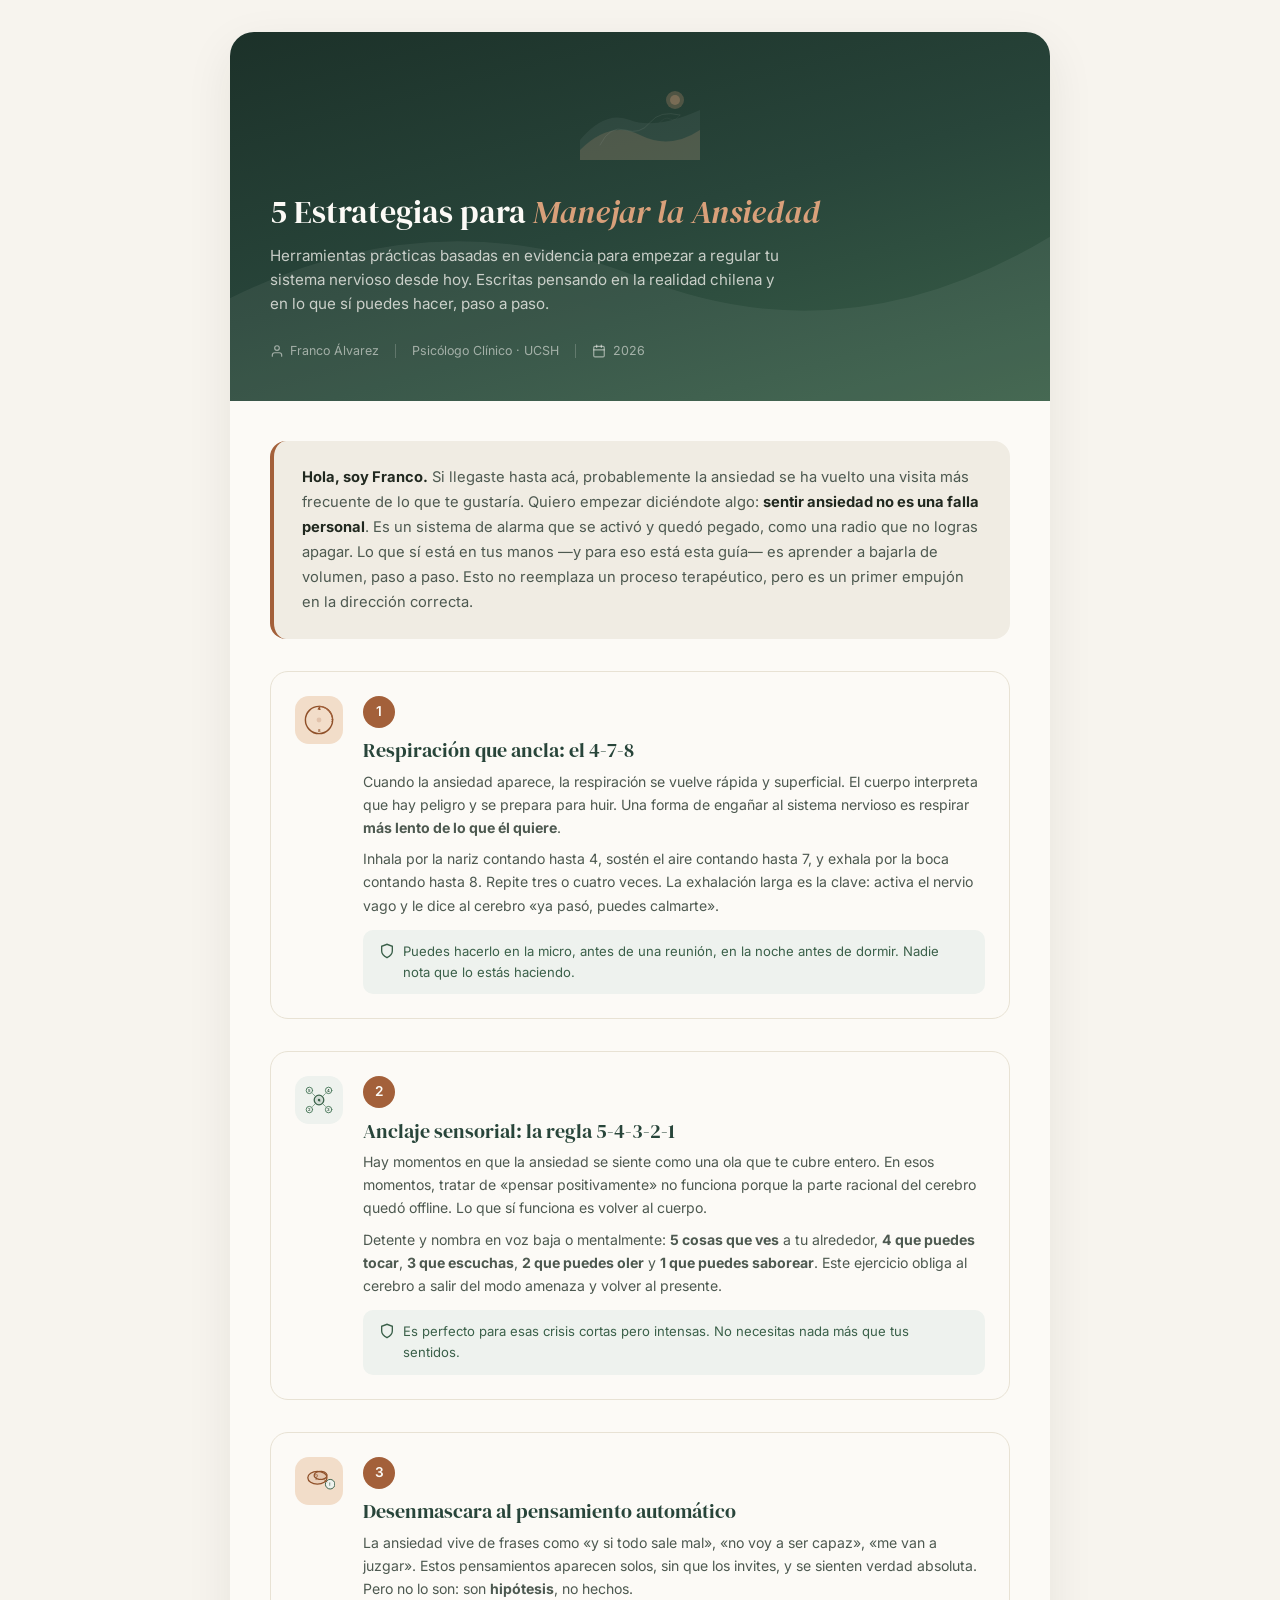
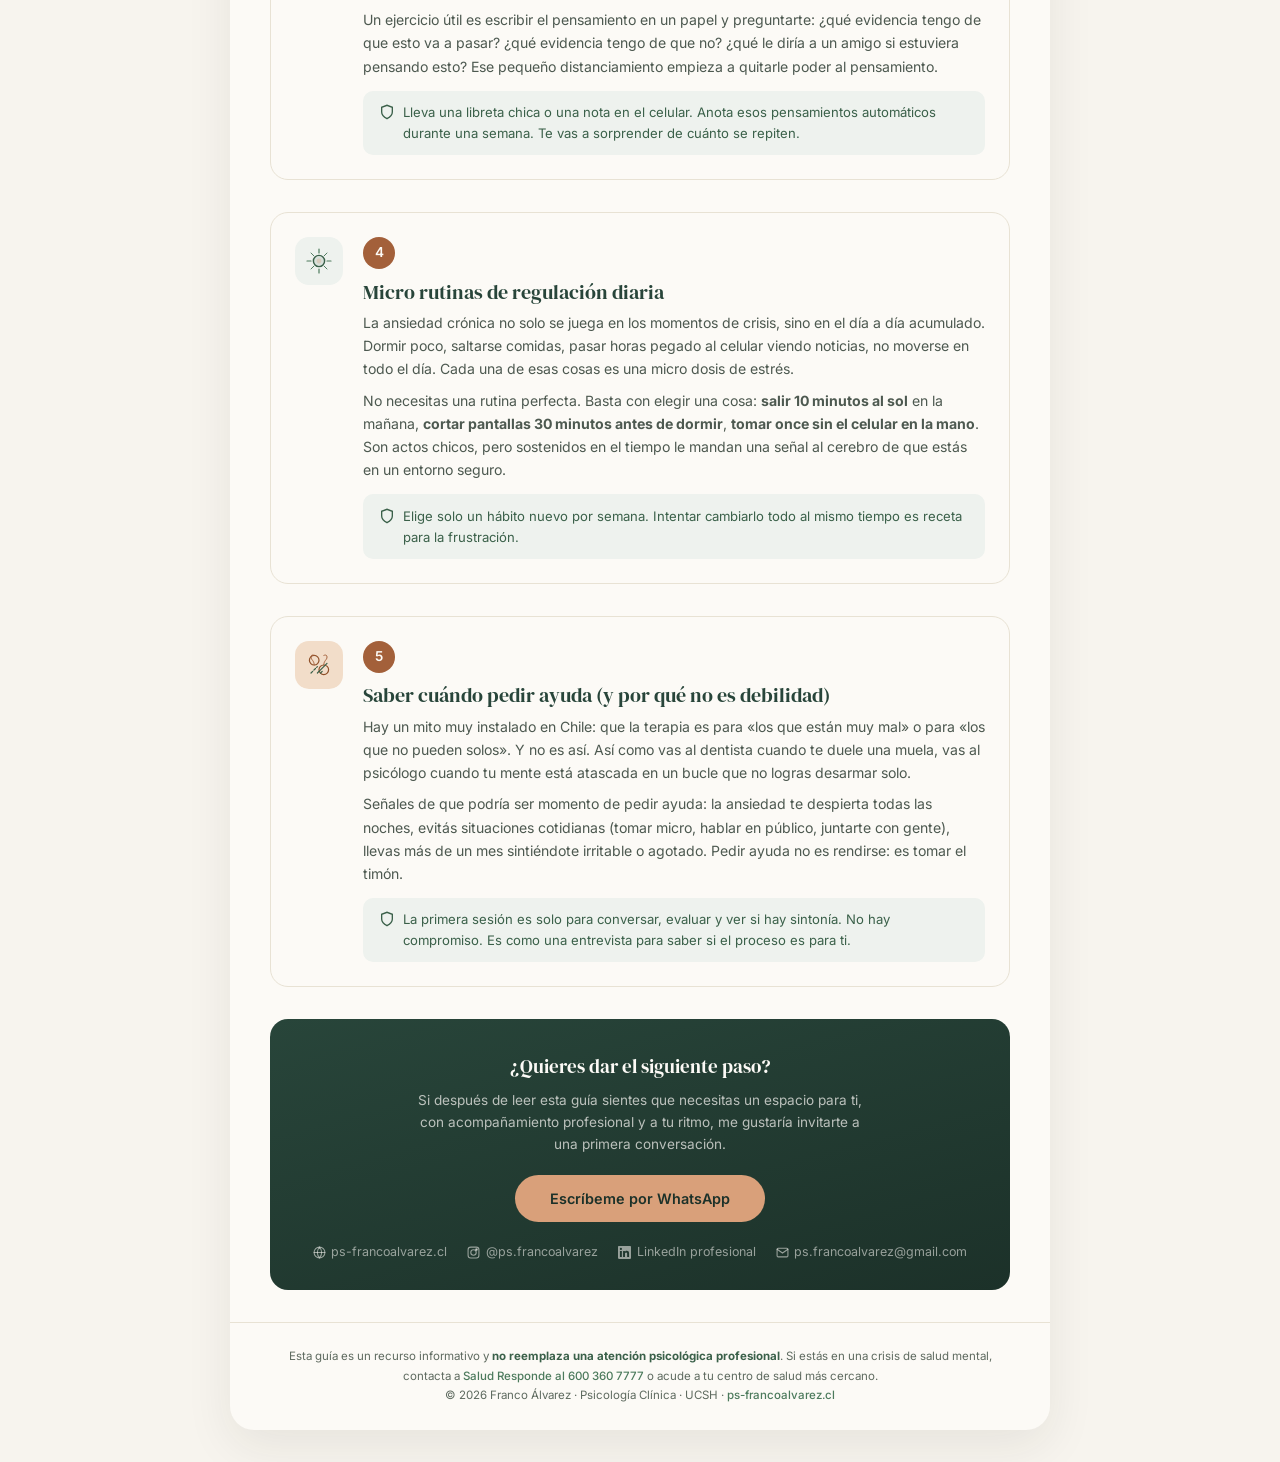
<file: guia-ansiedad.html>
<!DOCTYPE html>
<html lang="es">
<head>
  <meta charset="UTF-8">
  <meta name="viewport" content="width=device-width, initial-scale=1.0">
  <title>Guía: 5 Estrategias para Manejar la Ansiedad — Franco Álvarez</title>
  <link rel="preconnect" href="https://fonts.googleapis.com">
  <link rel="preconnect" href="https://fonts.gstatic.com" crossorigin>
  <link href="https://fonts.googleapis.com/css2?family=DM+Serif+Display:ital@0;1&family=Inter:wght@300;400;500;600;700&display=swap" rel="stylesheet">
  <style>
    * { margin: 0; padding: 0; box-sizing: border-box; }
    body {
      font-family: 'Inter', system-ui, -apple-system, sans-serif;
      background: #f7f4ee;
      color: #20281f;
      line-height: 1.6;
      padding: 2rem 1rem;
    }
    .page {
      max-width: 820px;
      margin: 0 auto;
      background: #fcfaf6;
      border-radius: 24px;
      box-shadow: 0 16px 48px rgba(32,40,31,0.08);
      overflow: hidden;
    }

    /* HEADER */
    .header {
      background: linear-gradient(165deg, #1c3129 0%, #28453a 50%, #3a6049 100%);
      padding: 3rem 2.5rem 2.5rem;
      position: relative;
      overflow: hidden;
      min-height: 260px;
    }
    .header::before {
      content: "";
      position: absolute;
      inset: 0;
      background: url("data:image/svg+xml,%3Csvg xmlns='http://www.w3.org/2000/svg' viewBox='0 0 800 400' opacity='0.06'%3E%3Cpath d='M0 300 Q200 200 400 280 T800 240 L800 400 L0 400 Z' fill='%23fcfaf6'/%3E%3Cpath d='M0 340 Q200 260 400 320 T800 290 L800 400 L0 400 Z' fill='%23fcfaf6' opacity='0.4'/%3E%3C/svg%3E") no-repeat bottom;
      background-size: cover;
      pointer-events: none;
    }
    .header-content { position: relative; z-index: 1; }
    .header h1 {
      font-family: 'DM Serif Display', Georgia, serif;
      font-size: 2rem;
      font-weight: 400;
      color: #fcfaf6;
      line-height: 1.25;
      margin-bottom: 0.75rem;
    }
    .header h1 em { font-style: italic; color: #d9a07a; }
    .header p {
      font-size: 0.95rem;
      color: rgba(252,250,246,0.75);
      max-width: 520px;
      line-height: 1.6;
    }
    .header-meta {
      display: flex;
      align-items: center;
      gap: 1rem;
      margin-top: 1.5rem;
      flex-wrap: wrap;
    }
    .header-meta span {
      font-size: 0.78rem;
      color: rgba(252,250,246,0.55);
      display: flex;
      align-items: center;
      gap: 0.4rem;
    }
    .header-meta .divider {
      width: 1px;
      height: 14px;
      background: rgba(252,250,246,0.2);
    }

    /* ILLUSTRATIONS */
    .ill-container {
      display: flex;
      justify-content: center;
      margin-bottom: 1.5rem;
    }
    .ill-sm {
      width: 48px;
      height: 48px;
      border-radius: 14px;
      display: flex;
      align-items: center;
      justify-content: center;
      flex-shrink: 0;
    }
    .ill-sm.is-sage { background: #eef2ee; color: #3a6049; }
    .ill-sm.is-earth { background: #f2ddc9; color: #a3603a; }

    /* CONTENT */
    .content { padding: 2.5rem 2.5rem 2rem; }

    .intro-box {
      background: #f0ece3;
      border-radius: 16px;
      padding: 1.5rem 1.75rem;
      margin-bottom: 2rem;
      border-left: 4px solid #a3603a;
      font-size: 0.92rem;
      color: #4d5950;
      line-height: 1.7;
    }
    .intro-box strong { color: #20281f; }

    /* STRATEGY */
    .strategy {
      display: flex;
      gap: 1.25rem;
      margin-bottom: 2rem;
      padding: 1.5rem;
      background: #fcfaf6;
      border: 1px solid #e8e2d4;
      border-radius: 18px;
      transition: box-shadow 0.2s;
    }
    .strategy:hover { box-shadow: 0 4px 16px rgba(32,40,31,0.05); }

    .strategy-left { flex-shrink: 0; }

    .strategy-body { flex: 1; }

    .strategy-number {
      display: inline-flex;
      align-items: center;
      justify-content: center;
      width: 32px;
      height: 32px;
      border-radius: 50%;
      background: #a3603a;
      color: #fcfaf6;
      font-weight: 600;
      font-size: 0.85rem;
      margin-bottom: 0.6rem;
    }

    .strategy h2 {
      font-family: 'DM Serif Display', Georgia, serif;
      font-size: 1.25rem;
      font-weight: 400;
      color: #28453a;
      margin-bottom: 0.4rem;
      line-height: 1.3;
    }

    .strategy p {
      font-size: 0.88rem;
      color: #4d5950;
      margin-bottom: 0.5rem;
      line-height: 1.65;
    }
    .strategy p:last-of-type { margin-bottom: 0; }

    .tip-box {
      margin-top: 0.8rem;
      padding: 0.7rem 1rem;
      background: #eef2ee;
      border-radius: 10px;
      font-size: 0.82rem;
      color: #3a6049;
      display: flex;
      align-items: flex-start;
      gap: 0.5rem;
    }
    .tip-box svg { flex-shrink: 0; margin-top: 2px; }

    /* CTA */
    .cta-section {
      margin-top: 2rem;
      background: linear-gradient(165deg, #28453a, #1c3129);
      border-radius: 18px;
      padding: 2rem 2rem 1.75rem;
      text-align: center;
    }
    .cta-section h3 {
      font-family: 'DM Serif Display', Georgia, serif;
      font-size: 1.2rem;
      font-weight: 400;
      color: #fcfaf6;
      margin-bottom: 0.5rem;
    }
    .cta-section p {
      font-size: 0.85rem;
      color: rgba(252,250,246,0.7);
      max-width: 460px;
      margin: 0 auto 1.25rem;
      line-height: 1.6;
    }
    .cta-btn {
      display: inline-block;
      padding: 0.75rem 2.2rem;
      background: #d9a07a;
      color: #1c3129;
      text-decoration: none;
      border-radius: 50px;
      font-weight: 600;
      font-size: 0.9rem;
      transition: background 0.2s;
    }
    .cta-btn:hover { background: #c98a5e; }

    .cta-social {
      display: flex;
      justify-content: center;
      gap: 1.25rem;
      margin-top: 1.25rem;
      flex-wrap: wrap;
    }
    .cta-social a {
      color: rgba(252,250,246,0.55);
      text-decoration: none;
      font-size: 0.78rem;
      display: flex;
      align-items: center;
      gap: 0.35rem;
      transition: color 0.2s;
    }
    .cta-social a:hover { color: #fcfaf6; }

    /* FOOTER */
    .footer-note {
      padding: 1.5rem 2.5rem;
      font-size: 0.72rem;
      color: #5e6a5f;
      border-top: 1px solid #e8e2d4;
      text-align: center;
      line-height: 1.7;
    }
    .footer-note a { color: #4c7a5c; text-decoration: none; font-weight: 500; }
    .footer-note strong { color: #3a6049; }

    /* PRINT */
    @media print {
      body { background: #fff; padding: 0; }
      .page { box-shadow: none; border-radius: 0; }
      .strategy:hover { box-shadow: none; }
      .header::before { opacity: 0.05; }
      @page { margin: 1.2cm; }
    }

    @media (max-width: 600px) {
      .content, .header { padding: 1.25rem; }
      .header h1 { font-size: 1.5rem; }
      .strategy { flex-direction: column; gap: 0.75rem; }
      .strategy-left { display: flex; justify-content: flex-start; }
    }
  </style>
</head>
<body>
  <div class="page">

    <!-- ===== HEADER ===== -->
    <div class="header">
      <div class="header-content">
        <!-- Decorative header illustration -->
        <div style="text-align:center;margin-bottom:1.5rem;">
          <svg width="120" height="80" viewBox="0 0 240 160" fill="none" xmlns="http://www.w3.org/2000/svg" style="opacity:0.7;">
            <path d="M0 140 Q60 80 120 110 Q180 140 240 100 L240 160 L0 160 Z" fill="#d9a07a" opacity="0.25"/>
            <path d="M0 120 Q50 60 100 80 Q150 100 240 60 L240 160 L0 160 Z" fill="#fcfaf6" opacity="0.08"/>
            <circle cx="190" cy="40" r="18" fill="#d9a07a" opacity="0.35"/>
            <circle cx="190" cy="40" r="10" fill="#d9a07a" opacity="0.5"/>
            <path d="M40 130 Q60 90 90 100 Q120 110 140 85 Q160 60 200 70" stroke="#fcfaf6" stroke-width="1.5" stroke-linecap="round" opacity="0.15" fill="none"/>
            <path d="M160 85 Q170 72 180 78 Q190 84 200 70" stroke="#fcfaf6" stroke-width="1" stroke-linecap="round" opacity="0.1" fill="none"/>
          </svg>
        </div>
        <h1>5 Estrategias para <em>Manejar la Ansiedad</em></h1>
        <p>Herramientas pr&aacute;cticas basadas en evidencia para empezar a regular tu sistema nervioso desde hoy. Escritas pensando en la realidad chilena y en lo que s&iacute; puedes hacer, paso a paso.</p>
        <div class="header-meta">
          <span>
            <svg width="14" height="14" viewBox="0 0 24 24" fill="none" stroke="currentColor" stroke-width="2" stroke-linecap="round"><path d="M20 21v-2a4 4 0 0 0-4-4H8a4 4 0 0 0-4 4v2"/><circle cx="12" cy="7" r="4"/></svg>
            Franco &Aacute;lvarez
          </span>
          <span class="divider"></span>
          <span>Psic&oacute;logo Cl&iacute;nico &middot; UCSH</span>
          <span class="divider"></span>
          <span>
            <svg width="14" height="14" viewBox="0 0 24 24" fill="none" stroke="currentColor" stroke-width="2" stroke-linecap="round"><rect x="3" y="4" width="18" height="18" rx="2" ry="2"/><line x1="16" y1="2" x2="16" y2="6"/><line x1="8" y1="2" x2="8" y2="6"/><line x1="3" y1="10" x2="21" y2="10"/></svg>
            2026
          </span>
        </div>
      </div>
    </div>

    <!-- ===== CONTENIDO ===== -->
    <div class="content">

      <div class="intro-box">
        <strong>Hola, soy Franco.</strong> Si llegaste hasta ac&aacute;, probablemente la ansiedad se ha vuelto una visita m&aacute;s frecuente de lo que te gustar&iacute;a. Quiero empezar dici&eacute;ndote algo: <strong>sentir ansiedad no es una falla personal</strong>. Es un sistema de alarma que se activ&oacute; y qued&oacute; pegado, como una radio que no logras apagar. Lo que s&iacute; est&aacute; en tus manos &mdash;y para eso est&aacute; esta gu&iacute;a&mdash; es aprender a bajarla de volumen, paso a paso. Esto no reemplaza un proceso terap&eacute;utico, pero es un primer empuj&oacute;n en la direcci&oacute;n correcta.
      </div>

      <!-- 1 -->
      <div class="strategy">
        <div class="strategy-left">
          <div class="ill-sm is-earth">
            <svg width="32" height="32" viewBox="0 0 40 40" fill="none" stroke="currentColor" stroke-width="1.6" stroke-linecap="round" stroke-linejoin="round">
              <circle cx="20" cy="20" r="17" stroke="#8f5029" stroke-width="1.8"/>
              <path d="M20 3 A17 17 0 0 1 37 20" stroke="#a3603a" stroke-width="1.5" stroke-dasharray="3 2"/>
              <path d="M20 3 L22 7 L18 7" fill="#a3603a" stroke="none"/>
              <text x="20" y="8" text-anchor="middle" font-size="5" fill="#8f5029" font-weight="bold" stroke="none">4</text>
              <text x="36" y="22" text-anchor="middle" font-size="5" fill="#8f5029" font-weight="bold" stroke="none">7</text>
              <text x="20" y="35" text-anchor="middle" font-size="5" fill="#8f5029" font-weight="bold" stroke="none">8</text>
              <circle cx="20" cy="20" r="3" fill="#a3603a" fill-opacity="0.2" stroke="none"/>
            </svg>
          </div>
        </div>
        <div class="strategy-body">
          <div class="strategy-number">1</div>
          <h2>Respiraci&oacute;n que ancla: el 4-7-8</h2>
          <p>Cuando la ansiedad aparece, la respiraci&oacute;n se vuelve r&aacute;pida y superficial. El cuerpo interpreta que hay peligro y se prepara para huir. Una forma de enga&ntilde;ar al sistema nervioso es respirar <strong>m&aacute;s lento de lo que &eacute;l quiere</strong>.</p>
          <p>Inhala por la nariz contando hasta 4, sost&eacute;n el aire contando hasta 7, y exhala por la boca contando hasta 8. Repite tres o cuatro veces. La exhalaci&oacute;n larga es la clave: activa el nervio vago y le dice al cerebro &laquo;ya pas&oacute;, puedes calmarte&raquo;.</p>
          <div class="tip-box">
            <svg width="16" height="16" viewBox="0 0 24 24" fill="none" stroke="#3a6049" stroke-width="2" stroke-linecap="round"><path d="M12 22s8-4 8-10V5l-8-3-8 3v7c0 6 8 10 8 10z"/></svg>
            <span>Puedes hacerlo en la micro, antes de una reuni&oacute;n, en la noche antes de dormir. Nadie nota que lo est&aacute;s haciendo.</span>
          </div>
        </div>
      </div>

      <!-- 2 -->
      <div class="strategy">
        <div class="strategy-left">
          <div class="ill-sm is-sage">
            <svg width="32" height="32" viewBox="0 0 40 40" fill="none" stroke="currentColor" stroke-width="1.6" stroke-linecap="round" stroke-linejoin="round">
              <circle cx="20" cy="20" r="6" fill="#3a6049" fill-opacity="0.15" stroke="#3a6049"/>
              <circle cx="8" cy="8" r="4" stroke="#4c7a5c" stroke-width="1.2"/>
              <circle cx="32" cy="8" r="4" stroke="#4c7a5c" stroke-width="1.2"/>
              <circle cx="32" cy="32" r="4" stroke="#4c7a5c" stroke-width="1.2"/>
              <circle cx="8" cy="32" r="4" stroke="#4c7a5c" stroke-width="1.2"/>
              <text x="8" y="10" text-anchor="middle" font-size="5" fill="#3a6049" font-weight="bold" stroke="none">5</text>
              <text x="32" y="10" text-anchor="middle" font-size="5" fill="#3a6049" font-weight="bold" stroke="none">4</text>
              <text x="32" y="34" text-anchor="middle" font-size="5" fill="#3a6049" font-weight="bold" stroke="none">3</text>
              <text x="8" y="34" text-anchor="middle" font-size="5" fill="#3a6049" font-weight="bold" stroke="none">2</text>
              <circle cx="20" cy="20" r="1.5" fill="#3a6049" stroke="none"/>
              <text x="20" y="22" text-anchor="middle" font-size="4" fill="#3a6049" font-weight="bold" stroke="none">1</text>
              <line x1="12" y1="12" x2="16" y2="16" stroke="#4c7a5c" stroke-width="0.8" stroke-dasharray="2 1"/>
              <line x1="28" y1="12" x2="24" y2="16" stroke="#4c7a5c" stroke-width="0.8" stroke-dasharray="2 1"/>
              <line x1="28" y1="28" x2="24" y2="24" stroke="#4c7a5c" stroke-width="0.8" stroke-dasharray="2 1"/>
              <line x1="12" y1="28" x2="16" y2="24" stroke="#4c7a5c" stroke-width="0.8" stroke-dasharray="2 1"/>
            </svg>
          </div>
        </div>
        <div class="strategy-body">
          <div class="strategy-number">2</div>
          <h2>Anclaje sensorial: la regla 5-4-3-2-1</h2>
          <p>Hay momentos en que la ansiedad se siente como una ola que te cubre entero. En esos momentos, tratar de &laquo;pensar positivamente&raquo; no funciona porque la parte racional del cerebro qued&oacute; offline. Lo que s&iacute; funciona es volver al cuerpo.</p>
          <p>Detente y nombra en voz baja o mentalmente: <strong>5 cosas que ves</strong> a tu alrededor, <strong>4 que puedes tocar</strong>, <strong>3 que escuchas</strong>, <strong>2 que puedes oler</strong> y <strong>1 que puedes saborear</strong>. Este ejercicio obliga al cerebro a salir del modo amenaza y volver al presente.</p>
          <div class="tip-box">
            <svg width="16" height="16" viewBox="0 0 24 24" fill="none" stroke="#3a6049" stroke-width="2" stroke-linecap="round"><path d="M12 22s8-4 8-10V5l-8-3-8 3v7c0 6 8 10 8 10z"/></svg>
            <span>Es perfecto para esas crisis cortas pero intensas. No necesitas nada m&aacute;s que tus sentidos.</span>
          </div>
        </div>
      </div>

      <!-- 3 -->
      <div class="strategy">
        <div class="strategy-left">
          <div class="ill-sm is-earth">
            <svg width="32" height="32" viewBox="0 0 40 40" fill="none" stroke="currentColor" stroke-width="1.6" stroke-linecap="round" stroke-linejoin="round">
              <ellipse cx="18" cy="16" rx="12" ry="8" fill="#a3603a" fill-opacity="0.1" stroke="#8f5029"/>
              <ellipse cx="22" cy="13" rx="8" ry="5" fill="#a3603a" fill-opacity="0.08" stroke="#8f5029" stroke-dasharray="2 1"/>
              <text x="14" y="19" font-size="10" fill="#8f5029" font-weight="bold" stroke="none" opacity="0.6">?</text>
              <circle cx="34" cy="24" r="6" fill="#eef2ee" stroke="#3a6049" stroke-width="1.2"/>
              <text x="32" y="26" font-size="6" fill="#3a6049" font-weight="bold" stroke="none">!</text>
              <line x1="26" y1="18" x2="30" y2="21" stroke="#8f5029" stroke-width="1" stroke-dasharray="2 1"/>
            </svg>
          </div>
        </div>
        <div class="strategy-body">
          <div class="strategy-number">3</div>
          <h2>Desenmascara al pensamiento autom&aacute;tico</h2>
          <p>La ansiedad vive de frases como &laquo;y si todo sale mal&raquo;, &laquo;no voy a ser capaz&raquo;, &laquo;me van a juzgar&raquo;. Estos pensamientos aparecen solos, sin que los invites, y se sienten verdad absoluta. Pero no lo son: son <strong>hip&oacute;tesis</strong>, no hechos.</p>
          <p>Un ejercicio &uacute;til es escribir el pensamiento en un papel y preguntarte: &iquest;qu&eacute; evidencia tengo de que esto va a pasar? &iquest;qu&eacute; evidencia tengo de que no? &iquest;qu&eacute; le dir&iacute;a a un amigo si estuviera pensando esto? Ese peque&ntilde;o distanciamiento empieza a quitarle poder al pensamiento.</p>
          <div class="tip-box">
            <svg width="16" height="16" viewBox="0 0 24 24" fill="none" stroke="#3a6049" stroke-width="2" stroke-linecap="round"><path d="M12 22s8-4 8-10V5l-8-3-8 3v7c0 6 8 10 8 10z"/></svg>
            <span>Lleva una libreta chica o una nota en el celular. Anota esos pensamientos autom&aacute;ticos durante una semana. Te vas a sorprender de cu&aacute;nto se repiten.</span>
          </div>
        </div>
      </div>

      <!-- 4 -->
      <div class="strategy">
        <div class="strategy-left">
          <div class="ill-sm is-sage">
            <svg width="32" height="32" viewBox="0 0 40 40" fill="none" stroke="currentColor" stroke-width="1.6" stroke-linecap="round" stroke-linejoin="round">
              <circle cx="20" cy="20" r="7" fill="#3a6049" fill-opacity="0.12" stroke="#3a6049" stroke-width="1.8"/>
              <line x1="20" y1="5" x2="20" y2="10" stroke="#4c7a5c" stroke-width="1.5" stroke-linecap="round"/>
              <line x1="20" y1="30" x2="20" y2="35" stroke="#4c7a5c" stroke-width="1.5" stroke-linecap="round"/>
              <line x1="5" y1="20" x2="10" y2="20" stroke="#4c7a5c" stroke-width="1.5" stroke-linecap="round"/>
              <line x1="30" y1="20" x2="35" y2="20" stroke="#4c7a5c" stroke-width="1.5" stroke-linecap="round"/>
              <line x1="10" y1="10" x2="13.5" y2="13.5" stroke="#4c7a5c" stroke-width="1.2" stroke-linecap="round"/>
              <line x1="26.5" y1="26.5" x2="30" y2="30" stroke="#4c7a5c" stroke-width="1.2" stroke-linecap="round"/>
              <line x1="30" y1="10" x2="26.5" y2="13.5" stroke="#4c7a5c" stroke-width="1.2" stroke-linecap="round"/>
              <line x1="13.5" y1="26.5" x2="10" y2="30" stroke="#4c7a5c" stroke-width="1.2" stroke-linecap="round"/>
              <circle cx="20" cy="20" r="3" fill="#d9a07a" fill-opacity="0.3" stroke="none"/>
            </svg>
          </div>
        </div>
        <div class="strategy-body">
          <div class="strategy-number">4</div>
          <h2>Micro rutinas de regulaci&oacute;n diaria</h2>
          <p>La ansiedad cr&oacute;nica no solo se juega en los momentos de crisis, sino en el d&iacute;a a d&iacute;a acumulado. Dormir poco, saltarse comidas, pasar horas pegado al celular viendo noticias, no moverse en todo el d&iacute;a. Cada una de esas cosas es una micro dosis de estr&eacute;s.</p>
          <p>No necesitas una rutina perfecta. Basta con elegir una cosa: <strong>salir 10 minutos al sol</strong> en la ma&ntilde;ana, <strong>cortar pantallas 30 minutos antes de dormir</strong>, <strong>tomar once sin el celular en la mano</strong>. Son actos chicos, pero sostenidos en el tiempo le mandan una se&ntilde;al al cerebro de que est&aacute;s en un entorno seguro.</p>
          <div class="tip-box">
            <svg width="16" height="16" viewBox="0 0 24 24" fill="none" stroke="#3a6049" stroke-width="2" stroke-linecap="round"><path d="M12 22s8-4 8-10V5l-8-3-8 3v7c0 6 8 10 8 10z"/></svg>
            <span>Elige solo un h&aacute;bito nuevo por semana. Intentar cambiarlo todo al mismo tiempo es receta para la frustraci&oacute;n.</span>
          </div>
        </div>
      </div>

      <!-- 5 -->
      <div class="strategy">
        <div class="strategy-left">
          <div class="ill-sm is-earth">
            <svg width="32" height="32" viewBox="0 0 40 40" fill="none" stroke="currentColor" stroke-width="1.6" stroke-linecap="round" stroke-linejoin="round">
              <circle cx="14" cy="14" r="6" stroke="#8f5029" stroke-width="1.5"/>
              <circle cx="26" cy="26" r="6" stroke="#8f5029" stroke-width="1.5"/>
              <path d="M14 8 C14 8 10 6 10 10 C10 14 14 14 14 20" stroke="#a3603a" stroke-width="1.2" stroke-linecap="round"/>
              <path d="M26 20 C26 14 30 14 30 10 C30 6 26 8 26 8" stroke="#a3603a" stroke-width="1.2" stroke-linecap="round"/>
              <path d="M10 30 L18 22" stroke="#3a6049" stroke-width="1.5" stroke-dasharray="3 2"/>
              <line x1="18" y1="30" x2="20" y2="28" stroke="#3a6049" stroke-width="1.5" stroke-linecap="round"/>
              <line x1="20" y1="28" x2="30" y2="18" stroke="#3a6049" stroke-width="1.5" stroke-linecap="round"/>
              <line x1="22" y1="30" x2="24" y2="28" stroke="#3a6049" stroke-width="1.5" stroke-linecap="round"/>
            </svg>
          </div>
        </div>
        <div class="strategy-body">
          <div class="strategy-number">5</div>
          <h2>Saber cu&aacute;ndo pedir ayuda (y por qu&eacute; no es debilidad)</h2>
          <p>Hay un mito muy instalado en Chile: que la terapia es para &laquo;los que est&aacute;n muy mal&raquo; o para &laquo;los que no pueden solos&raquo;. Y no es as&iacute;. As&iacute; como vas al dentista cuando te duele una muela, vas al psic&oacute;logo cuando tu mente est&aacute; atascada en un bucle que no logras desarmar solo.</p>
          <p>Se&ntilde;ales de que podr&iacute;a ser momento de pedir ayuda: la ansiedad te despierta todas las noches, evit&aacute;s situaciones cotidianas (tomar micro, hablar en p&uacute;blico, juntarte con gente), llevas m&aacute;s de un mes sinti&eacute;ndote irritable o agotado. Pedir ayuda no es rendirse: es tomar el tim&oacute;n.</p>
          <div class="tip-box">
            <svg width="16" height="16" viewBox="0 0 24 24" fill="none" stroke="#3a6049" stroke-width="2" stroke-linecap="round"><path d="M12 22s8-4 8-10V5l-8-3-8 3v7c0 6 8 10 8 10z"/></svg>
            <span>La primera sesi&oacute;n es solo para conversar, evaluar y ver si hay sinton&iacute;a. No hay compromiso. Es como una entrevista para saber si el proceso es para ti.</span>
          </div>
        </div>
      </div>

      <!-- CTA -->
      <div class="cta-section">
        <h3>&iquest;Quieres dar el siguiente paso?</h3>
        <p>Si despu&eacute;s de leer esta gu&iacute;a sientes que necesitas un espacio para ti, con acompa&ntilde;amiento profesional y a tu ritmo, me gustar&iacute;a invitarte a una primera conversaci&oacute;n.</p>
        <a class="cta-btn" href="https://wa.me/56985755891?text=Hola%20Franco%2C%20vi%20tu%20gu%C3%ADa%20de%20ansiedad%20y%20quiero%20agendar%20una%20primera%20sesi%C3%B3n">Escr&iacute;beme por WhatsApp</a>
        <div class="cta-social">
          <a href="https://ps-francoalvarez.cl">
            <svg width="13" height="13" viewBox="0 0 24 24" fill="none" stroke="currentColor" stroke-width="2" stroke-linecap="round"><circle cx="12" cy="12" r="10"/><line x1="2" y1="12" x2="22" y2="12"/><path d="M12 2a15.3 15.3 0 0 1 4 10 15.3 15.3 0 0 1-4 10 15.3 15.3 0 0 1-4-10 15.3 15.3 0 0 1 4-10z"/></svg>
            ps-francoalvarez.cl
          </a>
          <a href="https://www.instagram.com/ps.francoalvarez/">
            <svg width="13" height="13" viewBox="0 0 24 24" fill="none" stroke="currentColor" stroke-width="2" stroke-linecap="round"><rect x="2" y="2" width="20" height="20" rx="5"/><circle cx="12" cy="12" r="5"/><circle cx="17.5" cy="6.5" r="1.5" fill="currentColor"/></svg>
            @ps.francoalvarez
          </a>
          <a href="https://www.linkedin.com/in/franco-nicol%C3%A1s-%C3%A1lvarez-dur%C3%A1n-361481246/">
            <svg width="13" height="13" viewBox="0 0 24 24" fill="currentColor"><path d="M20.447 20.452h-3.554v-5.569c0-1.328-.027-3.037-1.852-3.037-1.853 0-2.136 1.445-2.136 2.939v5.667H9.351V9h3.414v1.561h.046c.477-.9 1.637-1.85 3.37-1.85 3.601 0 4.267 2.37 4.267 5.455v6.286zM5.337 7.433a2.062 2.062 0 0 1-2.063-2.065 2.064 2.064 0 1 1 2.063 2.065zm1.782 13.019H3.555V9h3.564v11.452zM22.225 0H1.771C.792 0 0 .774 0 1.729v20.542C0 23.227.792 24 1.771 24h20.451C23.2 24 24 23.227 24 22.271V1.729C24 .774 23.2 0 22.222 0h.003z"/></svg>
            LinkedIn profesional
          </a>
          <a href="mailto:ps.francoalvarez@gmail.com">
            <svg width="13" height="13" viewBox="0 0 24 24" fill="none" stroke="currentColor" stroke-width="2" stroke-linecap="round"><path d="M4 4h16c1.1 0 2 .9 2 2v12c0 1.1-.9 2-2 2H4c-1.1 0-2-.9-2-2V6c0-1.1.9-2 2-2z"/><polyline points="22,6 12,13 2,6"/></svg>
            ps.francoalvarez@gmail.com
          </a>
        </div>
      </div>

    </div>

    <!-- ===== FOOTER ===== -->
    <div class="footer-note">
      Esta gu&iacute;a es un recurso informativo y <strong>no reemplaza una atenci&oacute;n psicol&oacute;gica profesional</strong>.
      Si est&aacute;s en una crisis de salud mental, contacta a <a href="https://saludresponde.minsal.cl">Salud Responde al 600 360 7777</a>
      o acude a tu centro de salud m&aacute;s cercano.<br>
      &copy; 2026 Franco &Aacute;lvarez &middot; Psicolog&iacute;a Cl&iacute;nica &middot; UCSH &middot;
      <a href="https://ps-francoalvarez.cl">ps-francoalvarez.cl</a>
    </div>

  </div>
</body>
</html>
</file>
